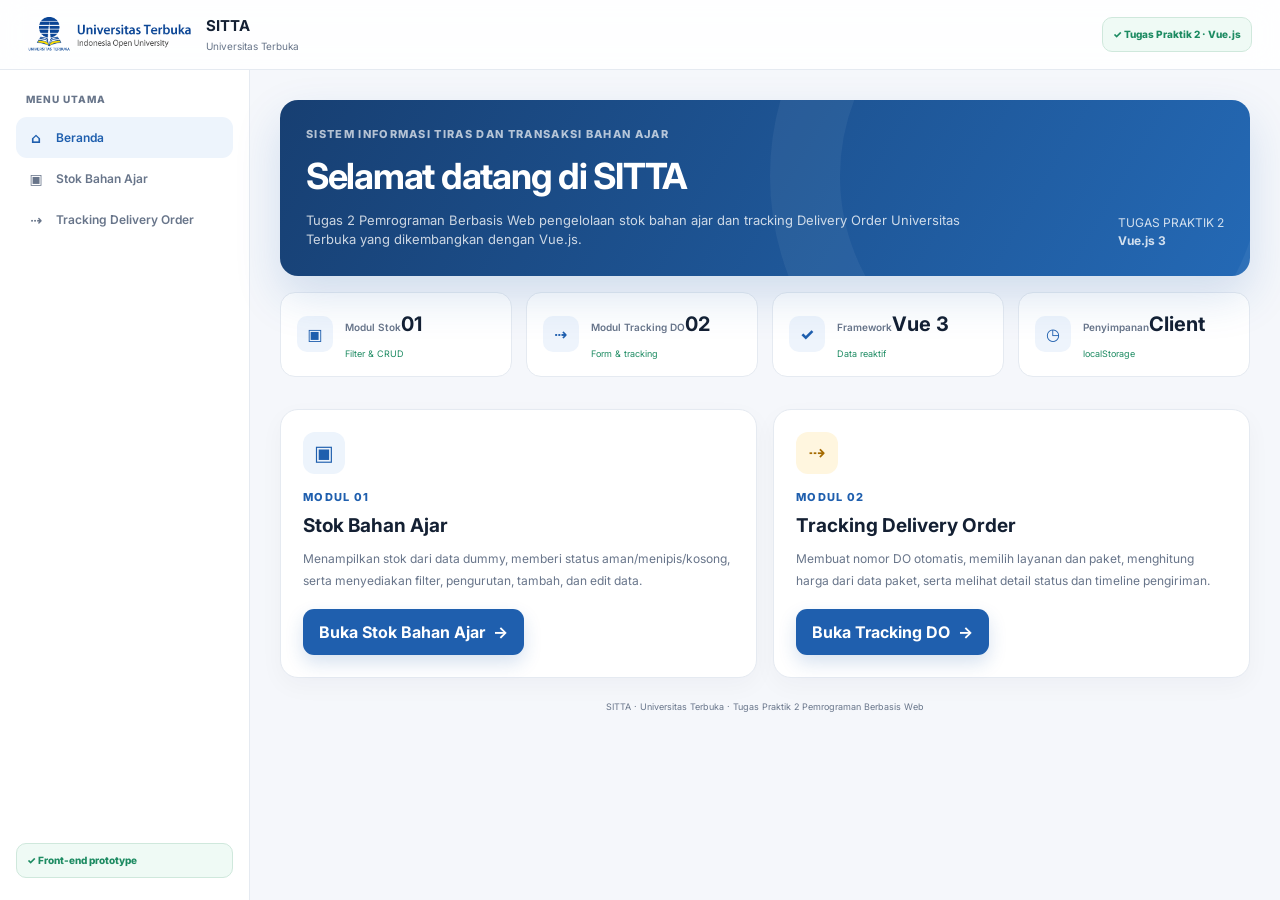
<file: index.html>
<!DOCTYPE html>
<html lang="id">
<head>
  <meta charset="UTF-8" />
  <meta name="viewport" content="width=device-width, initial-scale=1.0" />
  <meta name="description" content="Prototype SITTA Universitas Terbuka untuk mengelola stok bahan ajar dan tracking Delivery Order menggunakan Vue.js." />
  <title>SITTA | Beranda Tugas Praktik 2</title>
  <link rel="stylesheet" href="css/style.css" />
  <link rel="stylesheet" href="css/vue-task2.css" />
</head>
<body class="app-page">
  <header class="topbar">
    <a class="topbar-brand" href="index.html" aria-label="SITTA Beranda">
      <img class="ut-logo topbar-logo" src="img/ut-logo.png" alt="Logo Universitas Terbuka" />
      <span><strong>SITTA</strong><small>Universitas Terbuka</small></span>
    </a>
    <div class="topbar-actions">
      <nav class="quick-nav" aria-label="Navigasi cepat">
        <a class="quick-nav-link active" href="index.html">Beranda</a>
        <a class="quick-nav-link" href="stok.html">Stok Bahan Ajar</a>
        <a class="quick-nav-link" href="tracking.html">Tracking DO</a>
      </nav>
      <span class="security-badge">✓ Tugas Praktik 2 · Vue.js</span>
    </div>
  </header>

  <div class="layout">
    <aside class="sidebar">
      <nav aria-label="Navigasi utama">
        <p class="nav-section-title">MENU UTAMA</p>
        <a class="nav-link active" href="index.html"><span>⌂</span> Beranda</a>
        <a class="nav-link" href="stok.html"><span>▣</span> Stok Bahan Ajar</a>
        <a class="nav-link" href="tracking.html"><span>⇢</span> Tracking Delivery Order</a>
      </nav>
      <div class="sidebar-footer">
        <div class="security-badge">✓ Front-end prototype</div>
        <!-- <p class="sidebar-note">Vue.js 3 · Data dummy · Tanpa backend</p> -->
      </div>
    </aside>

    <main class="content home-content">
      <section class="hero-card">
        <div>
          <p class="eyebrow">SISTEM INFORMASI TIRAS DAN TRANSAKSI BAHAN AJAR</p>
          <h1>Selamat datang di SITTA</h1>
          <p>Tugas 2 Pemrograman Berbasis Web pengelolaan stok bahan ajar dan tracking Delivery Order Universitas Terbuka yang dikembangkan dengan Vue.js.</p>
        </div>
        <div class="hero-date">TUGAS PRAKTIK 2<br /><strong>Vue.js 3</strong></div>
      </section>

      <section class="stat-grid" aria-label="Ringkasan aplikasi">
        <article class="stat-card"><span class="stat-icon">▣</span><div><span>Modul Stok</span><strong>01</strong></div><small class="trend">Filter & CRUD</small></article>
        <article class="stat-card"><span class="stat-icon">⇢</span><div><span>Modul Tracking DO</span><strong>02</strong></div><small class="trend">Form & tracking</small></article>
        <article class="stat-card"><span class="stat-icon">✓</span><div><span>Framework</span><strong>Vue 3</strong></div><small class="trend">Data reaktif</small></article>
        <article class="stat-card"><span class="stat-icon">◷</span><div><span>Penyimpanan</span><strong>Client</strong></div><small class="trend">localStorage</small></article>
      </section>

      <section class="task2-menu-grid" aria-label="Menu aplikasi">
        <article class="panel task2-menu-card">
          <div class="task2-menu-icon">▣</div>
          <p class="eyebrow">MODUL 01</p>
          <h2>Stok Bahan Ajar</h2>
          <p>Menampilkan stok dari data dummy, memberi status aman/menipis/kosong, serta menyediakan filter, pengurutan, tambah, dan edit data.</p>
          <a class="btn btn-primary" href="stok.html">Buka Stok Bahan Ajar <span aria-hidden="true">→</span></a>
        </article>
        <article class="panel task2-menu-card">
          <div class="task2-menu-icon task2-menu-icon-amber">⇢</div>
          <p class="eyebrow">MODUL 02</p>
          <h2>Tracking Delivery Order</h2>
          <p>Membuat nomor DO otomatis, memilih layanan dan paket, menghitung harga dari data paket, serta melihat detail status dan timeline pengiriman.</p>
          <a class="btn btn-primary" href="tracking.html">Buka Tracking DO <span aria-hidden="true">→</span></a>
        </article>
      </section>

      <footer class="app-footer">SITTA · Universitas Terbuka · Tugas Praktik 2 Pemrograman Berbasis Web</footer>
    </main>
  </div>
</body>
</html>
</file>
<file: css/style.css>
@import url('https://fonts.googleapis.com/css2?family=Inter:wght@400;500;600;700;800&display=swap');

:root {
  --bg: #f5f7fb;
  --surface: #ffffff;
  --surface-soft: #f8fafc;
  --text: #142033;
  --muted: #68758a;
  --border: #e5eaf1;
  --primary: #1f5fae;
  --primary-dark: #164b8b;
  --accent: #f4b71b;
  --danger: #c23b4a;
  --success: #1d8b62;
  --warning: #a56b00;
  --shadow: 0 15px 40px rgba(20, 32, 51, .08);
  --radius: 18px;
}

* { box-sizing: border-box; }
html { scroll-behavior: smooth; }
body { margin: 0; font-family: Inter, system-ui, -apple-system, BlinkMacSystemFont, "Segoe UI", sans-serif; background: var(--bg); color: var(--text); line-height: 1.5; }
a { color: inherit; text-decoration: none; }
button, input, select { font: inherit; }
button { cursor: pointer; }
code { font-family: ui-monospace, SFMono-Regular, Menlo, Consolas, monospace; font-size: .88em; background: var(--surface-soft); padding: 2px 6px; border-radius: 6px; }

.eyebrow { margin: 0 0 6px; color: var(--primary); font-size: 11px; letter-spacing: .12em; font-weight: 800; }
.brand-mark { width: 38px; height: 38px; display: grid; place-items: center; border-radius: 12px; background: var(--primary); color: #fff; font-weight: 800; box-shadow: 0 8px 20px rgba(31, 95, 174, .22); }
.brand-mark.large { width: 54px; height: 54px; border-radius: 16px; font-size: 18px; margin-bottom: 20px; }

/* Auth */
.auth-page { min-height: 100vh; background: radial-gradient(circle at 10% 10%, rgba(31,95,174,.10), transparent 30%), var(--bg); }
.auth-shell { min-height: 100vh; max-width: 1180px; margin: 0 auto; display: grid; grid-template-columns: 1fr 520px; align-items: stretch; padding: 32px; gap: 32px; }
.auth-visual { border-radius: 28px; padding: 68px; background: linear-gradient(145deg, #123b6e, #1f5fae 58%, #3c7bc1); color: white; display: flex; flex-direction: column; justify-content: center; position: relative; overflow: hidden; }
.auth-visual::after { content: ''; position: absolute; width: 360px; height: 360px; border: 70px solid rgba(255,255,255,.06); border-radius: 50%; right: -140px; bottom: -110px; }
.auth-visual h1 { font-size: clamp(46px, 7vw, 86px); line-height: .95; margin: 0 0 16px; letter-spacing: -.06em; }
.auth-visual .eyebrow { color: rgba(255,255,255,.7); }
.auth-tagline { max-width: 430px; font-size: 21px; color: rgba(255,255,255,.86); margin: 0; }
.visual-note { margin-top: 70px; max-width: 430px; padding: 14px 16px; border: 1px solid rgba(255,255,255,.16); background: rgba(255,255,255,.08); border-radius: 14px; color: rgba(255,255,255,.82); font-size: 13px; }
.dot { display: inline-block; width: 8px; height: 8px; border-radius: 50%; background: var(--accent); margin-right: 8px; }
.auth-card { align-self: center; padding: 40px; background: var(--surface); border: 1px solid var(--border); border-radius: 24px; box-shadow: var(--shadow); }
.mobile-brand { display: none; }
.auth-heading h2 { margin: 4px 0 8px; font-size: 34px; letter-spacing: -.03em; }
.auth-heading p:last-child { margin-top: 0; color: var(--muted); font-size: 14px; }
.form-group { margin-bottom: 18px; }
.form-group label, .modal label { display: block; font-size: 13px; font-weight: 700; margin-bottom: 7px; }
.form-group input, .form-group select, .modal input, .search-box input { width: 100%; border: 1px solid var(--border); background: var(--surface); color: var(--text); border-radius: 12px; padding: 12px 14px; outline: none; transition: .2s ease; }
.form-group input:focus, .form-group select:focus, .modal input:focus, .search-box input:focus { border-color: var(--primary); box-shadow: 0 0 0 4px rgba(31,95,174,.10); }
.input-error { border-color: var(--danger) !important; }
.field-error { display: block; min-height: 18px; margin-top: 4px; color: var(--danger); font-size: 11px; }
.password-wrap { position: relative; }
.password-wrap input { padding-right: 86px; }
.password-toggle { position: absolute; right: 8px; top: 7px; border: 0; background: var(--surface-soft); border-radius: 8px; padding: 7px 9px; color: var(--primary); font-weight: 700; font-size: 11px; }
.btn { border: 0; border-radius: 11px; padding: 11px 16px; font-weight: 700; transition: transform .16s ease, box-shadow .16s ease, background .16s ease; display: inline-flex; align-items: center; justify-content: center; gap: 8px; }
.btn:hover { transform: translateY(-1px); }
.btn-primary { background: var(--primary); color: white; box-shadow: 0 8px 18px rgba(31,95,174,.18); }
.btn-primary:hover { background: var(--primary-dark); }
.btn-secondary { background: var(--surface); color: var(--text); border: 1px solid var(--border); }
.btn-full { width: 100%; }
.btn-sm { padding: 8px 12px; font-size: 12px; }
.auth-links { display: flex; justify-content: center; gap: 10px; margin-top: 20px; font-size: 12px; color: var(--muted); }
.link-button { padding: 0; border: 0; background: transparent; color: var(--primary); font-weight: 700; }
.demo-credentials { margin-top: 24px; padding: 13px; border-radius: 12px; background: var(--surface-soft); border: 1px dashed var(--border); display: grid; gap: 3px; font-size: 11px; color: var(--muted); }
.demo-credentials strong { color: var(--text); }

/* App shell */
.topbar { height: 70px; position: sticky; top: 0; z-index: 20; display: flex; justify-content: space-between; align-items: center; padding: 0 28px; background: rgba(255,255,255,.88); border-bottom: 1px solid var(--border); backdrop-filter: blur(14px); }
.topbar-brand { display: flex; align-items: center; gap: 10px; }
.topbar-brand > span:last-child { display: grid; gap: 1px; }
.topbar-brand strong { font-size: 15px; }
.topbar-brand small { color: var(--muted); font-size: 10px; }
.topbar-actions { display: flex; align-items: center; gap: 10px; }
.icon-button { width: 38px; height: 38px; border-radius: 10px; border: 1px solid var(--border); background: var(--surface); color: var(--text); }
.profile-chip { display: flex; align-items: center; gap: 9px; border: 1px solid var(--border); background: var(--surface); border-radius: 12px; padding: 5px 10px 5px 5px; }
.avatar { width: 28px; height: 28px; display: grid; place-items: center; border-radius: 8px; background: #e9f1fb; color: var(--primary); font-weight: 800; font-size: 10px; }
.profile-text { text-align: left; display: grid; line-height: 1.15; }
.profile-text strong { font-size: 11px; }
.profile-text small { color: var(--muted); font-size: 10px; }
.layout { display: grid; grid-template-columns: 250px minmax(0, 1fr); min-height: calc(100vh - 70px); }
.layout.single-content { display: block; }
.sidebar { position: sticky; top: 70px; height: calc(100vh - 70px); border-right: 1px solid var(--border); background: var(--surface); padding: 22px 16px; display: flex; flex-direction: column; }
.nav-section-title { margin: 0 0 10px 10px; font-size: 10px; color: var(--muted); font-weight: 800; letter-spacing: .1em; }
.nav-link { width: 100%; display: flex; align-items: center; gap: 11px; padding: 10px 11px; border-radius: 11px; color: var(--muted); font-size: 12px; font-weight: 600; border: 0; background: transparent; text-align: left; }
.nav-link span { width: 18px; text-align: center; font-size: 14px; }
.nav-link:hover, .nav-link.active { background: #edf4fc; color: var(--primary); }
.nav-dropdown-toggle { justify-content: flex-start; }
.nav-dropdown-toggle b { margin-left: auto; font-size: 14px; }
.nav-submenu { display: none; padding: 5px 0 7px 39px; }
.nav-submenu.open { display: grid; }
.nav-submenu a { padding: 7px 8px; color: var(--muted); font-size: 11px; border-radius: 8px; }
.nav-submenu a:hover { background: var(--surface-soft); color: var(--primary); }
.sidebar-footer { margin-top: auto; display: grid; gap: 10px; }
.security-badge { border: 1px solid #cfe8dc; background: #effaf5; color: var(--success); border-radius: 10px; padding: 9px 10px; font-size: 10px; font-weight: 800; }
.logout-link { border: 0; background: transparent; color: var(--muted); text-align: left; padding: 8px 10px; font-size: 11px; }
.content { width: 100%; max-width: 1250px; margin: 0 auto; padding: 30px; }
.hero-card { display: flex; justify-content: space-between; align-items: flex-end; gap: 20px; padding: 26px; border-radius: var(--radius); color: white; background: linear-gradient(120deg, #173f72, #2469b5); box-shadow: 0 20px 45px rgba(31,95,174,.17); position: relative; overflow: hidden; }
.hero-card::after { content: ''; position: absolute; right: -80px; bottom: -180px; width: 420px; height: 420px; border-radius: 50%; border: 70px solid rgba(255,255,255,.05); }
.hero-card .eyebrow { color: rgba(255,255,255,.68); }
.hero-card h1 { margin: 0 0 8px; font-size: clamp(24px, 3vw, 36px); letter-spacing: -.035em; position: relative; z-index: 1; }
.hero-card p:last-child { margin: 0; color: rgba(255,255,255,.78); max-width: 680px; font-size: 13px; position: relative; z-index: 1; }
.hero-date { position: relative; z-index: 1; white-space: nowrap; color: rgba(255,255,255,.8); font-size: 12px; }
.stat-grid { display: grid; grid-template-columns: repeat(4, 1fr); gap: 14px; margin: 16px 0; }
.stat-card { background: var(--surface); border: 1px solid var(--border); border-radius: 15px; padding: 16px; display: grid; grid-template-columns: auto 1fr; column-gap: 12px; row-gap: 8px; align-items: center; }
.stat-icon { width: 36px; height: 36px; display: grid; place-items: center; border-radius: 10px; background: #eef4fc; color: var(--primary); font-weight: 800; grid-row: span 2; }
.stat-card span:not(.stat-icon) { color: var(--muted); font-size: 10px; font-weight: 600; }
.stat-card strong { font-size: 20px; }
.trend { grid-column: 2; color: var(--success); font-size: 9px; }
.panel { background: var(--surface); border: 1px solid var(--border); border-radius: var(--radius); padding: 22px; margin-top: 16px; box-shadow: 0 8px 24px rgba(20,32,51,.035); }
.section-heading { display: flex; justify-content: space-between; align-items: center; gap: 15px; margin-bottom: 17px; }
.section-heading h2, .page-header h1 { margin: 0; letter-spacing: -.025em; }
.section-heading h2 { font-size: 18px; }
.text-link { font-size: 11px; color: var(--primary); font-weight: 700; }
.progress-list { display: grid; gap: 15px; }
.progress-main { display: flex; justify-content: space-between; gap: 15px; align-items: flex-end; }
.progress-main strong, .progress-main span { display: block; }
.progress-main strong { font-size: 12px; }
.progress-main span { font-size: 10px; color: var(--muted); margin-top: 3px; }
.progress-main b { font-size: 12px; color: var(--primary); }
.progress-track { height: 8px; border-radius: 99px; background: #edf1f6; overflow: hidden; margin-top: 8px; }
.progress-track span { display: block; height: 100%; border-radius: inherit; background: linear-gradient(90deg, #1f5fae, #69a2dc); }
.two-column { display: grid; grid-template-columns: 1.1fr .9fr; gap: 16px; }
.mini-table-wrap { overflow-x: auto; }
.data-table { width: 100%; border-collapse: collapse; min-width: 700px; }
.data-table th { padding: 11px; background: var(--surface-soft); color: var(--muted); font-size: 10px; text-align: left; }
.data-table td { padding: 12px 11px; border-top: 1px solid var(--border); font-size: 11px; vertical-align: middle; }
.data-table.compact { min-width: 420px; }
.data-table.compact td { font-size: 10px; }
.timeline { display: grid; gap: 17px; }
.timeline-item { display: grid; grid-template-columns: 10px 1fr; gap: 10px; }
.timeline-dot { width: 9px; height: 9px; border-radius: 50%; background: var(--primary); margin-top: 5px; box-shadow: 0 0 0 4px #eaf2fb; }
.timeline-item strong { font-size: 11px; }
.timeline-item p { margin: 3px 0; color: var(--muted); font-size: 10px; }
.timeline-item small { color: #98a1af; font-size: 9px; }
.app-footer { margin-top: 22px; color: var(--muted); font-size: 9px; text-align: center; }

/* Page header / tracking / stock */
.single-content .content { max-width: 1200px; }
.page-header { margin-bottom: 18px; }
.page-header h1 { font-size: 30px; }
.page-header > p:last-child { margin: 6px 0 0; color: var(--muted); font-size: 12px; max-width: 720px; }
.page-header-row { display: flex; justify-content: space-between; align-items: flex-end; gap: 20px; }
.search-panel { padding: 18px; }
.tracking-form { display: flex; align-items: flex-end; gap: 12px; }
.grow { flex: 1; margin-bottom: 0; }
.helper-text { margin: 10px 0 0; color: var(--muted); font-size: 10px; }
.inline-code { background: transparent; border: 0; padding: 0; color: var(--primary); font-family: ui-monospace, monospace; font-size: 10px; font-weight: 700; }
.tracking-title { display: flex; justify-content: space-between; gap: 15px; align-items: flex-start; }
.tracking-title h2 { margin: 0; font-size: 24px; }
.tracking-title p:last-child { margin: 3px 0 0; font-size: 12px; color: var(--muted); }
.status-pill { display: inline-flex; align-items: center; gap: 5px; padding: 5px 8px; border-radius: 999px; font-size: 9px; font-weight: 800; white-space: nowrap; }
.status-success { color: var(--success); background: #eaf8f1; }
.status-warning { color: var(--warning); background: #fff6df; }
.status-info { color: var(--primary); background: #edf4fc; }
.status-danger { color: var(--danger); background: #fff0f1; }
.big-progress { margin: 20px 0; }
.big-progress-label { display: flex; justify-content: space-between; font-size: 10px; color: var(--muted); margin-bottom: 7px; }
.big-progress-label strong { color: var(--primary); }
.tracking-grid { display: grid; grid-template-columns: repeat(5, 1fr); gap: 10px; }
.tracking-grid > div { padding: 12px; background: var(--surface-soft); border-radius: 12px; }
.tracking-grid span, .tracking-grid strong { display: block; }
.tracking-grid span { color: var(--muted); font-size: 9px; margin-bottom: 4px; }
.tracking-grid strong { font-size: 11px; }
.shipment-timeline { display: grid; grid-template-columns: repeat(5, 1fr); gap: 6px; position: relative; }
.shipment-timeline::before { content: ''; position: absolute; top: 16px; left: 20px; right: 20px; height: 2px; background: var(--border); }
.shipment-step { position: relative; z-index: 1; text-align: center; }
.step-dot { width: 32px; height: 32px; display: grid; place-items: center; margin: 0 auto 8px; border-radius: 50%; background: var(--surface); border: 2px solid var(--border); color: white; font-weight: 800; font-size: 11px; }
.shipment-step.done .step-dot { background: var(--primary); border-color: var(--primary); }
.shipment-step strong, .shipment-step small { display: block; }
.shipment-step strong { font-size: 9px; }
.shipment-step small { color: var(--muted); font-size: 8px; margin-top: 4px; }
.empty-state { text-align: center; padding: 70px 20px; border: 1px dashed var(--border); border-radius: var(--radius); margin-top: 16px; background: rgba(255,255,255,.45); }
.empty-icon { width: 52px; height: 52px; display: inline-grid; place-items: center; border-radius: 14px; background: #edf4fc; color: var(--primary); font-size: 25px; }
.empty-state h2 { margin: 14px 0 5px; font-size: 19px; }
.empty-state p { margin: 0; color: var(--muted); font-size: 11px; }
.toolbar { display: flex; justify-content: space-between; align-items: center; gap: 14px; margin-bottom: 15px; }
.search-box { flex: 1; max-width: 430px; position: relative; }
.search-box > span { position: absolute; left: 12px; top: 10px; color: var(--muted); }
.search-box input { padding-left: 34px; }
.result-count { font-size: 10px; color: var(--muted); }
.table-wrap { overflow-x: auto; }
.table-action { padding: 6px 8px; border: 0; border-radius: 8px; background: #fff0f1; color: var(--danger); font-size: 9px; font-weight: 700; }
.tip-panel { display: flex; gap: 12px; align-items: flex-start; }
.tip-icon { flex: 0 0 auto; width: 28px; height: 28px; display: grid; place-items: center; background: #edf4fc; color: var(--primary); border-radius: 9px; font-weight: 800; }
.tip-panel p { margin: 3px 0 0; color: var(--muted); font-size: 10px; }

/* Modals and toast */
.modal-backdrop { position: fixed; inset: 0; z-index: 100; display: grid; place-items: center; padding: 20px; background: rgba(10,20,35,.48); backdrop-filter: blur(5px); }
.modal-backdrop[hidden] { display: none; }
.modal { width: min(440px, 100%); max-height: calc(100vh - 40px); overflow: auto; position: relative; background: var(--surface); border-radius: 20px; padding: 28px; box-shadow: 0 30px 80px rgba(0,0,0,.23); }
.modal-wide { width: min(680px, 100%); }
.modal-close { position: absolute; right: 15px; top: 13px; border: 0; background: transparent; color: var(--muted); font-size: 24px; line-height: 1; }
.modal-icon { width: 38px; height: 38px; display: grid; place-items: center; border-radius: 11px; background: #edf4fc; color: var(--primary); font-weight: 800; margin-bottom: 14px; }
.modal h2 { margin: 3px 0 7px; }
.modal p { color: var(--muted); font-size: 11px; }
.modal-actions { display: flex; justify-content: flex-end; gap: 8px; margin-top: 5px; }
.form-grid { display: grid; grid-template-columns: 1fr 1fr; gap: 0 12px; }
.form-grid .full { grid-column: 1 / -1; }
.toast-container { position: fixed; z-index: 200; right: 18px; bottom: 18px; display: grid; gap: 10px; width: min(340px, calc(100vw - 36px)); }
.toast { transform: translateY(10px); opacity: 0; transition: .25s ease; border: 1px solid var(--border); background: var(--surface); box-shadow: var(--shadow); border-radius: 12px; padding: 11px 13px; display: grid; gap: 2px; }
.toast.show { transform: none; opacity: 1; }
.toast strong { font-size: 10px; }
.toast span { color: var(--muted); font-size: 10px; }
.toast-error { border-left: 4px solid var(--danger); }
.toast-success { border-left: 4px solid var(--success); }
.toast-info { border-left: 4px solid var(--primary); }

/* Dark mode */
:root[data-theme="dark"] { --bg: #0f1724; --surface: #151f2e; --surface-soft: #1a2637; --text: #edf2f8; --muted: #98a6b8; --border: #273548; --shadow: 0 15px 40px rgba(0,0,0,.25); }
:root[data-theme="dark"] .topbar { background: rgba(21,31,46,.88); }
:root[data-theme="dark"] .hero-card { box-shadow: none; }
:root[data-theme="dark"] .auth-page { background: var(--bg); }
:root[data-theme="dark"] .status-success { background: #12382a; }
:root[data-theme="dark"] .status-warning { background: #3b2d0e; }
:root[data-theme="dark"] .status-info { background: #102e50; }
:root[data-theme="dark"] .status-danger { background: #3a1820; }

@media (max-width: 1020px) {
  .auth-shell { grid-template-columns: 1fr; max-width: 600px; }
  .auth-visual { display: none; }
  .mobile-brand { display: flex; align-items: center; gap: 10px; margin-bottom: 30px; }
  .mobile-brand > div:last-child { display: grid; line-height: 1.15; }
  .mobile-brand small { color: var(--muted); font-size: 10px; }
  .stat-grid { grid-template-columns: repeat(2, 1fr); }
  .two-column { grid-template-columns: 1fr; }
  .tracking-grid { grid-template-columns: repeat(3, 1fr); }
  .sidebar { display: none; }
  .layout { display: block; }
}

@media (max-width: 680px) {
  .auth-shell { padding: 14px; }
  .auth-card { padding: 22px; border-radius: 20px; }
  .auth-heading h2 { font-size: 28px; }
  .topbar { height: 62px; padding: 0 14px; }
  .profile-text { display: none; }
  .content { padding: 18px 14px; }
  .hero-card { display: block; padding: 20px; }
  .hero-date { margin-top: 15px; white-space: normal; }
  .stat-grid { grid-template-columns: 1fr; }
  .page-header-row { display: block; }
  .page-header-row .btn { margin-top: 15px; width: 100%; }
  .tracking-form { display: grid; grid-template-columns: 1fr; }
  .tracking-form .btn { width: 100%; }
  .tracking-grid { grid-template-columns: 1fr 1fr; }
  .shipment-timeline { display: grid; grid-template-columns: 1fr; gap: 12px; }
  .shipment-timeline::before { top: 15px; bottom: 15px; left: 16px; width: 2px; height: auto; }
  .shipment-step { display: grid; grid-template-columns: 34px 1fr; gap: 10px; align-items: center; text-align: left; }
  .step-dot { margin: 0; }
  .form-grid { grid-template-columns: 1fr; }
  .form-grid .full { grid-column: auto; }
  .toolbar { display: block; }
  .search-box { max-width: none; margin-bottom: 10px; }
}

/* Data source integration */
.stock-cover-thumb {
  width: 48px;
  height: 64px;
  object-fit: cover;
  display: block;
  border-radius: 6px;
  border: 1px solid var(--border);
  background: var(--surface-soft);
}
.stock-cover-empty {
  color: var(--muted);
  font-size: 12px;
}
.journey-list {
  display: grid;
  gap: 0;
  position: relative;
  margin-top: 6px;
}
.journey-item {
  display: grid;
  grid-template-columns: 18px 1fr;
  gap: 10px;
  position: relative;
  padding: 0 0 18px;
}
.journey-item::before {
  content: '';
  position: absolute;
  left: 4px;
  top: 12px;
  bottom: -2px;
  width: 2px;
  background: var(--border);
}
.journey-item:last-child::before { display: none; }
.journey-item .timeline-dot {
  width: 10px;
  height: 10px;
  margin-top: 4px;
  background: var(--border);
  box-shadow: none;
  position: relative;
  z-index: 1;
}
.journey-item.done .timeline-dot {
  background: var(--primary);
  box-shadow: 0 0 0 4px #eaf2fb;
}
.journey-item strong {
  display: block;
  font-size: 11px;
  line-height: 1.5;
}
.journey-item small {
  display: block;
  color: var(--muted);
  font-size: 9px;
  margin-top: 3px;
}

/* Official Universitas Terbuka branding */
.ut-logo { display: block; object-fit: contain; object-position: left center; }
.auth-logo-large { width: min(310px, 75%); height: auto; margin-bottom: 22px; filter: brightness(0) invert(1); opacity: .98; }
.mobile-ut-logo { width: 170px; height: auto; }
.topbar-logo { width: 168px; height: 36px; }
.field-help { display: block; margin-top: 5px; color: var(--muted); font-size: 10px; line-height: 1.4; }
.cover-preview { width: 88px; height: 120px; margin-top: 10px; border: 1px solid var(--border); border-radius: 10px; object-fit: cover; box-shadow: 0 7px 18px rgba(20,32,51,.10); }
.form-group input[type="file"] { padding: 9px 10px; background: var(--surface-soft); }
.form-group input[type="file"]::file-selector-button { border: 0; border-radius: 8px; padding: 7px 10px; margin-right: 9px; background: #eaf2fb; color: var(--primary); font-weight: 700; cursor: pointer; }

@media (max-width: 680px) {
  .topbar-logo { width: 150px; height: 33px; }
  .mobile-ut-logo { width: 150px; }
  .auth-logo-large { width: 250px; }
}
</file>
<file: css/vue-task2.css>
/* Komponen tambahan Tugas Praktik 2; tetap memakai design system template SITTA sebelumnya. */
:root {
  --surface-2: var(--surface-soft);
  --blue-soft: #edf4fc;
  --green: var(--success);
  --green-bg: #eaf8f1;
  --orange: var(--warning);
  --orange-bg: #fff6df;
  --red: var(--danger);
  --red-bg: #fff0f1;
}

[v-cloak] { display: none !important; }
.sidebar-note { margin: 0; color: var(--muted); font-size: 10px; line-height: 1.6; }
.task2-content { width: 100%; max-width: none; padding: 30px clamp(18px, 3vw, 34px); }
.page-heading { display: flex; justify-content: space-between; align-items: flex-end; gap: 18px; margin-bottom: 21px; }
.page-heading h1 { margin: 0; font-size: clamp(26px, 3vw, 34px); letter-spacing: -.04em; line-height: 1.15; }
.page-heading p:not(.eyebrow) { max-width: 730px; margin: 8px 0 0; color: var(--muted); font-size: 12px; }
.heading-actions { display: flex; gap: 9px; align-items: center; flex-wrap: wrap; }
.metric-grid { display: grid; grid-template-columns: repeat(4, minmax(0, 1fr)); gap: 13px; margin: 16px 0; }
.metric-card { min-width: 0; display: flex; align-items: center; gap: 13px; padding: 16px; border: 1px solid var(--border); border-radius: 15px; background: var(--surface); }
.metric-icon { width: 39px; height: 39px; display: grid; place-items: center; flex: none; border-radius: 11px; background: #edf4fc; color: var(--primary); font-size: 18px; }
.metric-icon.warn { background: #fff6df; color: var(--warning); }
.metric-icon.danger { background: #fff0f1; color: var(--danger); }
.metric-icon.green { background: #eaf8f1; color: var(--success); }
.metric-copy small, .metric-copy strong { display: block; }
.metric-copy small { margin-bottom: 4px; color: var(--muted); font-size: 10px; }
.metric-copy strong { font-size: 21px; letter-spacing: -.03em; }
.metric-copy span { color: var(--muted); font-size: 9px; }
.panel-heading { display: flex; justify-content: space-between; align-items: center; gap: 12px; margin-bottom: 17px; }
.panel-heading h2 { margin: 0; font-size: 16px; letter-spacing: -.02em; }
.panel-heading p { margin: 4px 0 0; color: var(--muted); font-size: 11px; }
.filter-grid { display: grid; grid-template-columns: minmax(190px, 1.5fr) repeat(3, minmax(135px, 1fr)); gap: 12px; align-items: end; }
.field { min-width: 0; }
.field label { display: block; margin-bottom: 6px; color: #415169; font-size: 10px; font-weight: 700; }
.field input, .field select, .field textarea { width: 100%; min-width: 0; padding: 10px 12px; border: 1px solid var(--border); border-radius: 10px; background: var(--surface); color: var(--text); font: inherit; font-size: 12px; outline: none; }
.field textarea { min-height: 82px; resize: vertical; }
.field input:focus, .field select:focus, .field textarea:focus { border-color: var(--primary); box-shadow: 0 0 0 3px rgba(31,95,174,.09); }
.field input:disabled { background: var(--surface-soft); color: var(--muted); }
.filters-secondary { display: flex; justify-content: space-between; align-items: center; flex-wrap: wrap; gap: 14px; margin-top: 14px; padding-top: 14px; border-top: 1px solid var(--border); }
.check-group { display: flex; gap: 18px; align-items: center; flex-wrap: wrap; }
.check-label { display: flex; gap: 7px; align-items: center; color: var(--muted); font-size: 11px; }
.check-label input { width: 15px; height: 15px; accent-color: var(--primary); }
.sort-group { display: flex; gap: 8px; align-items: center; flex-wrap: wrap; }
.sort-group label { color: var(--muted); font-size: 10px; font-weight: 700; }
.sort-group select { padding: 8px 9px; border: 1px solid var(--border); border-radius: 9px; background: var(--surface); color: var(--text); font-size: 11px; }
.filter-note { margin: 12px 0 0; color: var(--muted); font-size: 10px; }
.result-meta { color: var(--muted); font-size: 10px; white-space: nowrap; }
.table-wrap { width: 100%; overflow-x: auto; }
.table-wrap table { width: 100%; min-width: 1000px; border-collapse: collapse; }
.table-wrap th { padding: 11px; background: var(--surface-soft); color: var(--muted); font-size: 10px; font-weight: 700; text-align: left; white-space: nowrap; }
.table-wrap td { padding: 12px 11px; border-bottom: 1px solid var(--border); font-size: 11px; vertical-align: middle; }
.table-wrap tbody tr:hover { background: #fbfdff; }
.table-primary { color: var(--text); font-weight: 800; }
.table-secondary { margin-top: 3px; color: var(--muted); font-size: 10px; }
.numeric-cell { font-variant-numeric: tabular-nums; font-weight: 700; }
.stock-meter { width: 55px; height: 4px; overflow: hidden; margin-top: 6px; border-radius: 99px; background: #edf1f6; }
.stock-meter span { display: block; height: 100%; border-radius: inherit; }
.meter-green { background: var(--success); }
.meter-orange { background: #e4a02c; }
.meter-red { background: var(--danger); }
.status-badge { display: inline-flex; align-items: center; gap: 5px; padding: 5px 8px; border-radius: 99px; font-size: 9px; font-weight: 800; white-space: nowrap; }
.status-safe { color: var(--success); background: #eaf8f1; }
.status-low { color: var(--warning); background: #fff6df; }
.status-empty { color: var(--danger); background: #fff0f1; }
.status-info { color: var(--primary); background: #edf4fc; }
.note-inline { color: var(--muted); font-size: 10px; }
.note-label { display: inline-block; padding: 4px 7px; border-radius: 6px; background: #eff4fa; color: #5c6d85; font-size: 9px; }
.note-label.note-warning { background: #fff6df; color: var(--warning); }
.note-label.note-danger { background: #fff0f1; color: var(--danger); }
.note-label.note-success { background: #eaf8f1; color: var(--success); }
.table-actions { display: flex; gap: 6px; }
.icon-btn { width: 31px; height: 31px; display: inline-grid; place-items: center; border: 1px solid var(--border); border-radius: 8px; background: var(--surface); color: var(--primary); font-size: 13px; }
.icon-btn:hover { background: #edf4fc; }
.empty-table { padding: 48px 18px !important; color: var(--muted); font-size: 12px; text-align: center; }
.empty-table strong { display: block; margin-bottom: 4px; color: var(--text); }
.modal-overlay { position: fixed; inset: 0; z-index: 100; display: grid; place-items: center; overflow: auto; padding: 18px; background: rgba(10,20,35,.48); backdrop-filter: blur(5px); }
.modal-overlay .modal { width: min(700px, 100%); max-height: min(92vh, 900px); overflow: auto; padding: 25px; background: var(--surface); }
.modal-head { display: flex; justify-content: space-between; align-items: flex-start; gap: 20px; margin-bottom: 20px; }
.modal-head h2 { margin: 0; font-size: 21px; letter-spacing: -.03em; }
.modal-head p { margin: 5px 0 0; color: var(--muted); font-size: 11px; }
.close-btn { width: 33px; height: 33px; flex: none; border: 1px solid var(--border); border-radius: 9px; background: var(--surface); color: var(--muted); font-size: 19px; }
.form-grid { display: grid; grid-template-columns: repeat(2, minmax(0, 1fr)); gap: 14px; }
.field-full { grid-column: 1 / -1; }
.field-hint { display: block; margin-top: 5px; color: var(--muted); font-size: 10px; }
.form-error { margin: 0 0 14px; padding: 10px 12px; border: 1px solid #f4cbd0; border-radius: 10px; background: #fff5f6; color: var(--danger); font-size: 11px; }
.form-actions { display: flex; grid-column: 1 / -1; justify-content: flex-end; gap: 9px; padding-top: 4px; }
.toast { position: fixed; right: 22px; bottom: 22px; z-index: 120; display: flex; align-items: center; gap: 9px; max-width: min(420px, calc(100vw - 44px)); padding: 13px 17px; border-radius: 12px; background: #102e52; color: white; box-shadow: 0 14px 35px rgba(10,32,60,.22); font-size: 11px; font-weight: 700; }
.toast-dot { width: 8px; height: 8px; flex: none; border-radius: 50%; background: #56d6a4; }
.tip-panel { display: flex; align-items: flex-start; gap: 12px; background: #eef5fc; border-color: #dce9f7; }
.tip-icon { width: 31px; height: 31px; display: grid; flex: none; place-items: center; border-radius: 10px; background: white; color: var(--primary); font-weight: 800; }
.tip-panel strong { font-size: 11px; }
.tip-panel p { margin: 4px 0 0; color: #5e728b; font-size: 10px; line-height: 1.8; }
.tracking-layout { display: grid; grid-template-columns: minmax(320px, .84fr) minmax(0, 1.16fr); gap: 17px; align-items: start; }
.tracking-side { display: grid; gap: 17px; min-width: 0; }
.do-number-box { margin-bottom: 16px; padding: 13px; border: 1px solid #d9e8fa; border-radius: 12px; background: linear-gradient(120deg,#eff6ff,#f8fbff); }
.do-number-box label { display: block; margin-bottom: 5px; color: #5b7392; font-size: 9px; font-weight: 800; letter-spacing: .08em; }
.do-number-value { display: flex; justify-content: space-between; align-items: center; gap: 10px; }
.do-number-value strong { color: var(--primary); font-family: ui-monospace, SFMono-Regular, Menlo, monospace; font-size: 21px; letter-spacing: .03em; }
.auto-chip { padding: 5px 7px; border-radius: 7px; background: #dceafc; color: var(--primary); font-size: 9px; font-weight: 800; }
.package-detail { margin-top: 12px; padding: 14px; border: 1px solid var(--border); border-radius: 12px; background: var(--surface-soft); }
.package-detail-head { display: flex; justify-content: space-between; align-items: flex-start; gap: 15px; }
.package-detail h3 { margin: 0; font-size: 13px; }
.package-detail p { margin: 3px 0 0; color: var(--muted); font-size: 10px; }
.price-tag { color: var(--primary); font-size: 12px; font-weight: 800; white-space: nowrap; }
.package-list { display: flex; flex-wrap: wrap; gap: 6px; margin-top: 11px; }
.package-item { padding: 5px 8px; border: 1px solid var(--border); border-radius: 7px; background: var(--surface); color: var(--muted); font-size: 9px; }
.search-row { display: flex; align-items: flex-end; gap: 9px; }
.search-row .field { flex: 1; }
.do-list { display: grid; gap: 8px; margin-top: 14px; }
.do-row { display: grid; grid-template-columns: minmax(0, 1fr) auto; gap: 14px; align-items: center; width: 100%; padding: 12px; border: 1px solid var(--border); border-radius: 11px; background: var(--surface); text-align: left; transition: .18s; }
.do-row:hover, .do-row.selected { border-color: #a7c5e7; background: #f8fbff; }
.do-row strong { display: block; font-size: 11px; }
.do-row small { display: block; margin-top: 4px; color: var(--muted); font-size: 9px; }
.do-row-right { text-align: right; }
.do-row-right .status-badge { margin-bottom: 5px; }
.do-stat-grid { display: grid; grid-template-columns: repeat(2, minmax(0, 1fr)); gap: 9px; margin-top: 17px; }
.do-stat { min-width: 0; padding: 11px; border-radius: 10px; background: var(--surface-soft); }
.do-stat span, .do-stat strong { display: block; overflow-wrap: anywhere; }
.do-stat span { margin-bottom: 4px; color: var(--muted); font-size: 9px; }
.do-stat strong { font-size: 11px; }
.progress-block { margin-top: 17px; }
.progress-label { display: flex; justify-content: space-between; gap: 10px; margin-bottom: 7px; color: var(--muted); font-size: 10px; }
.progress-label strong { color: var(--primary); }
.timeline { display: grid; gap: 13px; margin-top: 17px; }
.timeline-marker { width: 11px; height: 11px; margin: 4px auto 0; border: 2px solid #8eb3dd; border-radius: 50%; background: var(--surface); box-shadow: 0 0 0 4px #edf4fc; }
.timeline-item:first-child .timeline-marker { border-color: var(--primary); background: var(--primary); }
.timeline-item p { margin: 4px 0 0; color: var(--muted); font-size: 10px; }
.timeline-item small { display: block; margin-top: 3px; color: var(--muted); font-size: 9px; }
.no-detail { padding: 40px 22px; border: 1px dashed var(--border); border-radius: 13px; background: rgba(255,255,255,.45); text-align: center; }
.no-detail-icon { width: 43px; height: 43px; display: grid; place-items: center; margin: 0 auto 10px; border-radius: 13px; background: #edf4fc; color: var(--primary); font-size: 19px; }
.no-detail strong { display: block; font-size: 12px; }
.no-detail p { max-width: 270px; margin: 5px auto 0; color: var(--muted); font-size: 10px; }
.task2-menu-grid { display: grid; grid-template-columns: repeat(2, minmax(0, 1fr)); gap: 16px; }
.task2-menu-card { display: flex; flex-direction: column; align-items: flex-start; min-height: 265px; }
.task2-menu-card h2 { margin: 0 0 8px; font-size: 19px; }
.task2-menu-card p:not(.eyebrow) { flex: 1; margin: 0 0 18px; color: var(--muted); font-size: 12px; line-height: 1.8; }
.task2-menu-icon { width: 42px; height: 42px; display: grid; place-items: center; margin-bottom: 15px; border-radius: 12px; background: #edf4fc; color: var(--primary); font-size: 21px; }
.task2-menu-icon-amber { background: #fff6df; color: #a56b00; }
.home-tip { margin-top: 18px; }

@media (max-width: 1020px) {
  .metric-grid { grid-template-columns: repeat(2, minmax(0, 1fr)); }
  .filter-grid { grid-template-columns: repeat(2, minmax(0, 1fr)); }
  .tracking-layout { grid-template-columns: 1fr; }
}
@media (max-width: 680px) {
  .task2-content { padding: 20px 14px 30px; }
  .page-heading { align-items: flex-start; flex-direction: column; }
  .heading-actions { width: 100%; }
  .heading-actions .btn { flex: 1; }
  .metric-grid { grid-template-columns: repeat(2, minmax(0, 1fr)); gap: 9px; }
  .metric-card { align-items: flex-start; gap: 9px; padding: 12px; }
  .metric-icon { width: 33px; height: 33px; }
  .metric-copy strong { font-size: 18px; }
  .filter-grid, .form-grid, .tracking-layout { grid-template-columns: 1fr; }
  .field-full, .form-actions { grid-column: auto; }
  .filters-secondary { align-items: flex-start; flex-direction: column; }
  .sort-group { width: 100%; }
  .sort-group select { flex: 1; min-width: 0; }
  .task2-menu-grid { grid-template-columns: 1fr; }
  .do-stat-grid { grid-template-columns: 1fr 1fr; }
  .search-row { align-items: flex-end; }
  .modal-overlay .modal { padding: 20px 16px; }
  .do-number-value strong { font-size: 18px; }
}

/* Navigasi alternatif tetap tersedia ketika sidebar disembunyikan pada layar kecil. */
.quick-nav { display: none; align-items: center; gap: 5px; }
.quick-nav-link { flex: none; padding: 8px 10px; border-radius: 9px; color: var(--muted); font-size: 11px; font-weight: 700; }
.quick-nav-link:hover, .quick-nav-link.active { background: #edf4fc; color: var(--primary); }
@media (max-width: 1020px) {
  .topbar { height: auto; min-height: 70px; padding: 10px 18px; flex-wrap: wrap; gap: 10px; }
  .topbar-actions { flex: 1; justify-content: flex-end; flex-wrap: wrap; gap: 8px; }
  .quick-nav { display: flex; }
}
@media (max-width: 680px) {
  .topbar { padding: 10px 14px; }
  .topbar-logo { width: 135px; height: 31px; }
  .topbar-actions { width: 100%; justify-content: space-between; }
  .quick-nav { flex: 1; min-width: 0; overflow-x: auto; }
  .quick-nav-link { padding: 7px 8px; font-size: 10px; }
  .security-badge { padding: 7px 8px; font-size: 9px; }
}
</file>
